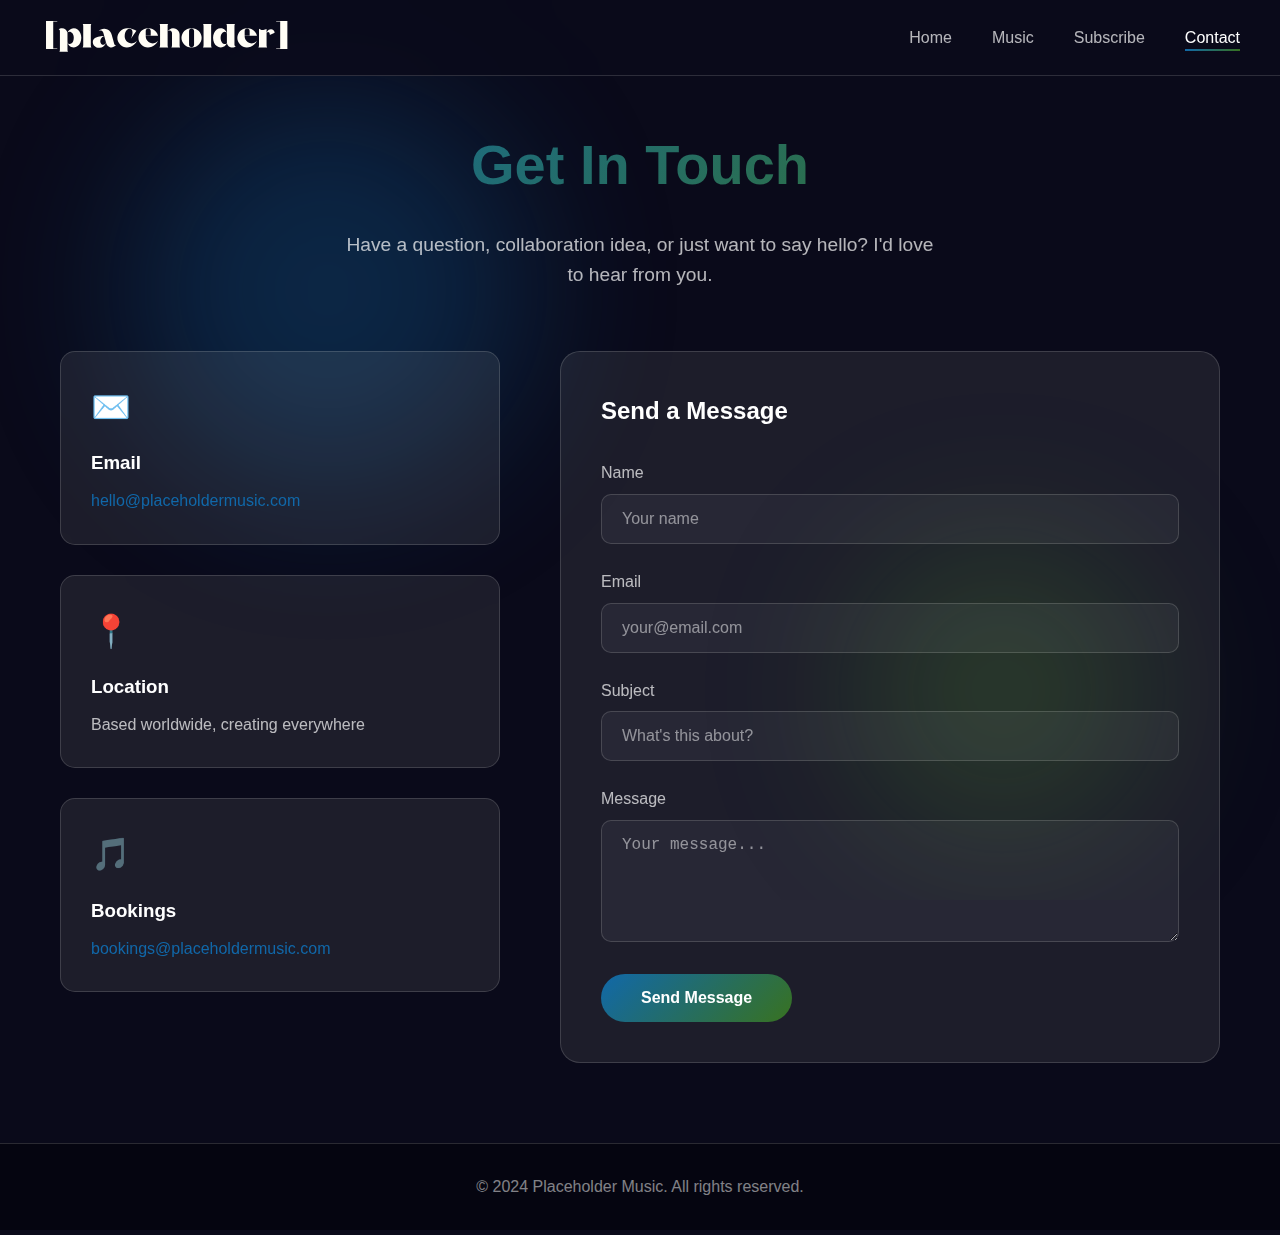
<file: contact.html>
<!DOCTYPE html>
<html lang="en">
<head>
    <meta charset="UTF-8">
    <meta name="viewport" content="width=device-width, initial-scale=1.0">
    <title>Contact - Placeholder Music</title>
    <link rel="stylesheet" href="styles.css">
</head>
<body>
    <nav class="navbar">
        <div class="nav-brand">
            <img src="assets/PlaceholderMuisc/2.svg" alt="Placeholder Music" class="hero-title">
        </div>
        <ul class="nav-links">
            <li><a href="index.html">Home</a></li>
            <li><a href="links.html">Music</a></li>
            <li><a href="subscribe.html">Subscribe</a></li>
            <li><a href="contact.html" class="active">Contact</a></li>
        </ul>
        <div class="hamburger">
            <span></span>
            <span></span>
            <span></span>
        </div>
    </nav>

    <main class="page-content">
        <div class="container">
            <h1 class="page-title">Get In Touch</h1>
            <p class="page-description">Have a question, collaboration idea, or just want to say hello? I'd love to hear from you.</p>
            
            <div class="contact-grid">
                <div class="contact-info">
                    <div class="contact-item">
                        <div class="contact-icon">✉️</div>
                        <h3>Email</h3>
                        <p><a href="mailto:hello@placeholdermusic.com">hello@placeholdermusic.com</a></p>
                    </div>
                    <div class="contact-item">
                        <div class="contact-icon">📍</div>
                        <h3>Location</h3>
                        <p>Based worldwide, creating everywhere</p>
                    </div>
                    <div class="contact-item">
                        <div class="contact-icon">🎵</div>
                        <h3>Bookings</h3>
                        <p><a href="mailto:bookings@placeholdermusic.com">bookings@placeholdermusic.com</a></p>
                    </div>
                </div>

                <div class="contact-form-section">
                    <h2>Send a Message</h2>
                    <form class="contact-form" id="contactForm">
                        <div class="form-group">
                            <label for="name">Name</label>
                            <input type="text" id="name" name="name" required placeholder="Your name">
                        </div>
                        <div class="form-group">
                            <label for="email">Email</label>
                            <input type="email" id="email" name="email" required placeholder="your@email.com">
                        </div>
                        <div class="form-group">
                            <label for="subject">Subject</label>
                            <input type="text" id="subject" name="subject" required placeholder="What's this about?">
                        </div>
                        <div class="form-group">
                            <label for="message">Message</label>
                            <textarea id="message" name="message" rows="5" required placeholder="Your message..."></textarea>
                        </div>
                        <button type="submit" class="btn btn-primary">Send Message</button>
                    </form>
                    <div id="formMessage" class="form-message"></div>
                </div>
            </div>
        </div>
    </main>

    <div class="floating-shapes">
        <div class="shape shape-1"></div>
        <div class="shape shape-2"></div>
    </div>

    <footer class="footer">
        <p>&copy; 2024 Placeholder Music. All rights reserved.</p>
    </footer>

    <script src="script.js"></script>
</body>
</html>
</file>
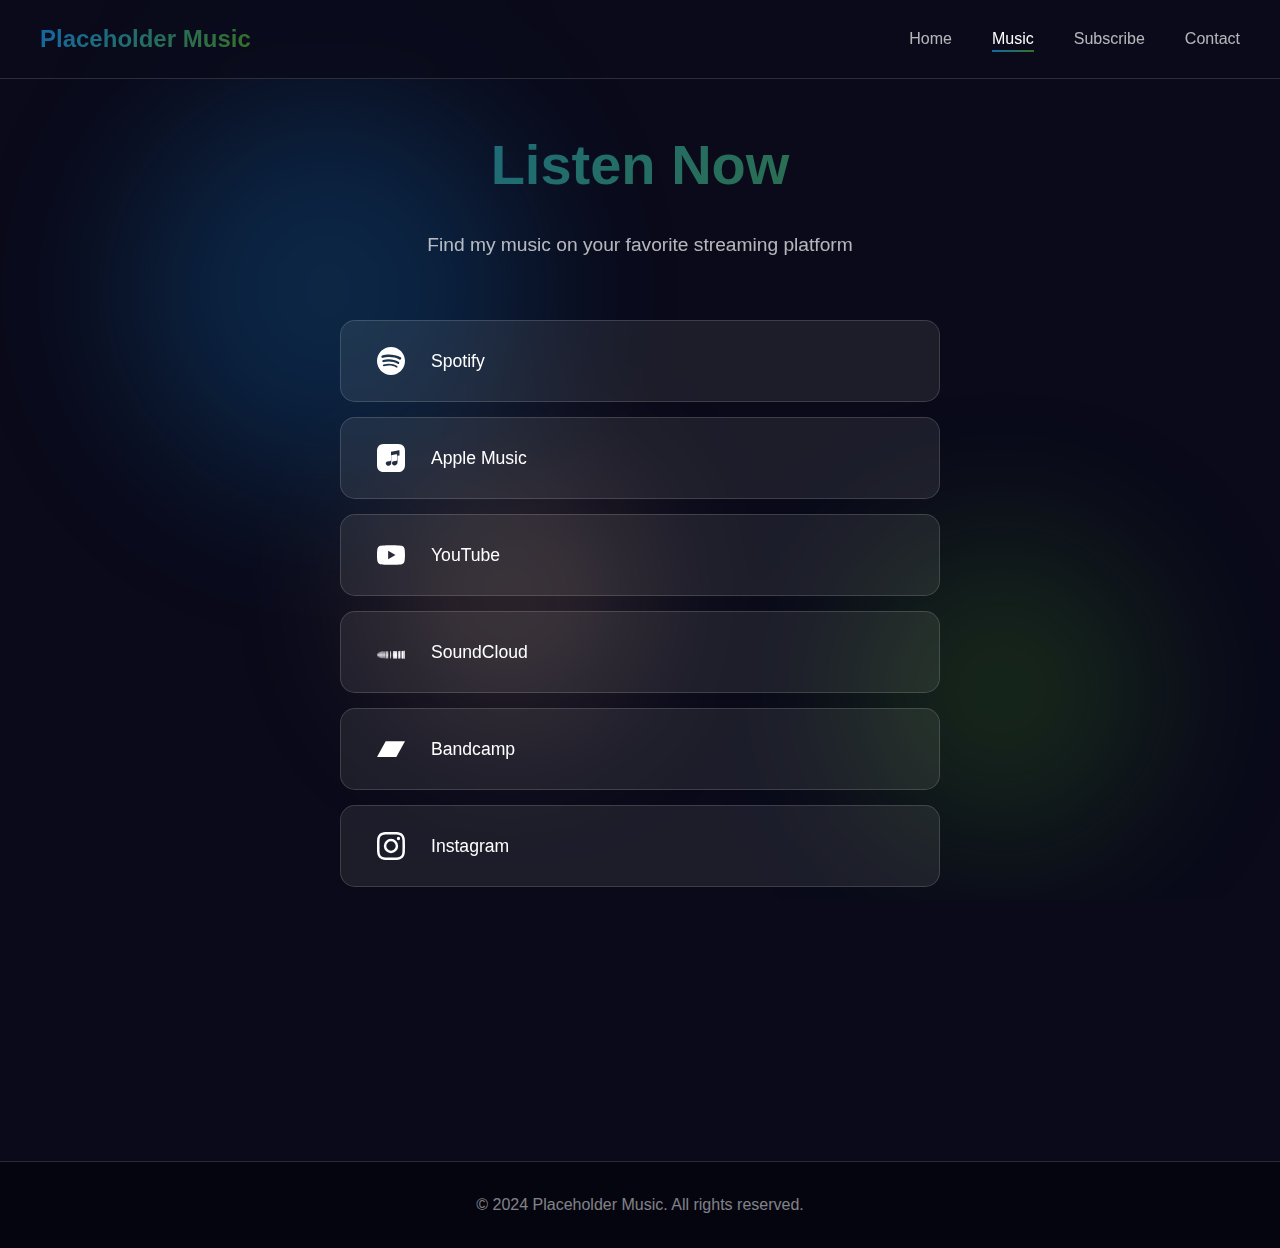
<file: links.html>
<!DOCTYPE html>
<html lang="en">
<head>
    <meta charset="UTF-8">
    <meta name="viewport" content="width=device-width, initial-scale=1.0">
    <title>Music Links - Placeholder Music</title>
    <link rel="stylesheet" href="styles.css">
</head>
<body>
    <nav class="navbar">
        <div class="nav-brand">Placeholder Music</div>
        <ul class="nav-links">
            <li><a href="index.html">Home</a></li>
            <li><a href="links.html" class="active">Music</a></li>
            <li><a href="subscribe.html">Subscribe</a></li>
            <li><a href="contact.html">Contact</a></li>
        </ul>
        <div class="hamburger">
            <span></span>
            <span></span>
            <span></span>
        </div>
    </nav>

    <main class="page-content links-page">
        <div class="container">
            <h1 class="page-title">Listen Now</h1>
            <p class="page-description">Find my music on your favorite streaming platform</p>

            <div class="links-container">
                <a href="#" class="music-link spotify" target="_blank" rel="noopener noreferrer">
                    <div class="link-icon">
                        <svg viewBox="0 0 24 24" fill="currentColor">
                            <path d="M12 0C5.4 0 0 5.4 0 12s5.4 12 12 12 12-5.4 12-12S18.66 0 12 0zm5.521 17.34c-.24.359-.66.48-1.021.24-2.82-1.74-6.36-2.101-10.561-1.141-.418.122-.779-.179-.899-.539-.12-.421.18-.78.54-.9 4.56-1.021 8.52-.6 11.64 1.32.42.18.479.659.301 1.02zm1.44-3.3c-.301.42-.841.6-1.262.3-3.239-1.98-8.159-2.58-11.939-1.38-.479.12-1.02-.12-1.14-.6-.12-.48.12-1.021.6-1.141C9.6 9.9 15 10.561 18.72 12.84c.361.181.54.78.241 1.2zm.12-3.36C15.24 8.4 8.82 8.16 5.16 9.301c-.6.179-1.2-.181-1.38-.721-.18-.601.18-1.2.72-1.381 4.26-1.26 11.28-1.02 15.721 1.621.539.3.719 1.02.419 1.56-.299.421-1.02.599-1.559.3z"/>
                        </svg>
                    </div>
                    <span>Spotify</span>
                </a>

                <a href="#" class="music-link apple-music" target="_blank" rel="noopener noreferrer">
                    <div class="link-icon">
                        <svg viewBox="0 0 24 24" fill="currentColor">
                            <path d="M23.994 6.124a9.23 9.23 0 00-.24-2.19c-.317-1.31-1.062-2.31-2.18-3.043a5.022 5.022 0 00-1.877-.726 10.496 10.496 0 00-1.564-.15c-.04-.003-.083-.01-.124-.013H5.986c-.152.01-.303.017-.455.026-.747.043-1.49.123-2.193.4-1.336.53-2.3 1.452-2.865 2.78-.192.448-.292.925-.363 1.408-.056.392-.088.785-.1 1.18 0 .032-.007.062-.01.093v12.223c.01.14.017.283.027.424.05.815.154 1.624.497 2.373.65 1.42 1.738 2.353 3.234 2.801.42.127.856.187 1.293.228.555.053 1.11.06 1.667.06h11.03a12.5 12.5 0 001.57-.1c.822-.106 1.596-.35 2.295-.81a5.046 5.046 0 001.88-2.207c.186-.42.293-.87.37-1.324.113-.675.138-1.358.137-2.04-.002-3.8 0-7.595-.003-11.393zm-6.423 3.99v5.712c0 .417-.058.827-.244 1.206-.29.59-.76.962-1.388 1.14-.35.1-.706.157-1.07.173-.95.042-1.8-.635-1.97-1.574-.14-.77.27-1.61 1.17-1.967.392-.156.81-.237 1.224-.3.46-.067.923-.122 1.378-.214.295-.06.5-.236.554-.54.014-.077.024-.156.024-.234V9.14a.48.48 0 00-.09-.28c-.067-.09-.17-.14-.288-.12-.167.03-.333.06-.5.09l-4.178.783v6.571c0 .424-.063.838-.253 1.226-.378.77-1.024 1.152-1.84 1.23-.47.04-.94-.01-1.37-.2-.63-.26-1.04-.73-1.15-1.42-.13-.84.32-1.63 1.18-1.97.4-.16.82-.24 1.25-.3.44-.06.89-.11 1.33-.2.37-.08.6-.3.64-.69.01-.05.01-.11.01-.17V7.38c0-.275.07-.51.29-.67.138-.1.3-.15.465-.18.523-.1 1.047-.19 1.57-.29l3.453-.65c.34-.064.68-.13 1.02-.19.178-.033.292.03.384.177a.8.8 0 01.1.418v3.95z"/>
                        </svg>
                    </div>
                    <span>Apple Music</span>
                </a>

                <a href="#" class="music-link youtube" target="_blank" rel="noopener noreferrer">
                    <div class="link-icon">
                        <svg viewBox="0 0 24 24" fill="currentColor">
                            <path d="M23.498 6.186a3.016 3.016 0 00-2.122-2.136C19.505 3.545 12 3.545 12 3.545s-7.505 0-9.377.505A3.017 3.017 0 00.502 6.186C0 8.07 0 12 0 12s0 3.93.502 5.814a3.016 3.016 0 002.122 2.136c1.871.505 9.376.505 9.376.505s7.505 0 9.377-.505a3.015 3.015 0 002.122-2.136C24 15.93 24 12 24 12s0-3.93-.502-5.814zM9.545 15.568V8.432L15.818 12l-6.273 3.568z"/>
                        </svg>
                    </div>
                    <span>YouTube</span>
                </a>

                <a href="#" class="music-link soundcloud" target="_blank" rel="noopener noreferrer">
                    <div class="link-icon">
                        <svg viewBox="0 0 24 24" fill="currentColor">
                            <path d="M1.175 12.225c-.051 0-.094.046-.101.1l-.233 2.154.233 2.105c.007.058.05.098.101.098.05 0 .09-.04.099-.098l.255-2.105-.27-2.154c-.009-.06-.049-.1-.1-.1m-.899.828c-.06 0-.091.037-.104.094L0 14.479l.165 1.308c.014.057.045.094.09.094s.089-.037.099-.094l.19-1.308-.19-1.334c-.01-.057-.044-.094-.09-.094m1.83-1.229c-.061 0-.12.045-.12.104l-.21 2.563.225 2.458c0 .06.045.104.106.104.061 0 .12-.044.12-.104l.24-2.458-.24-2.563c0-.06-.059-.104-.12-.104m.945-.089c-.075 0-.135.06-.15.135l-.193 2.64.21 2.544c.016.077.075.138.149.138.075 0 .135-.061.15-.138l.225-2.544-.225-2.64c-.015-.075-.075-.135-.15-.135m.93-.299c-.09 0-.164.075-.165.165l-.195 2.939.195 2.578c.001.09.075.164.165.164.089 0 .164-.074.179-.164l.21-2.578-.21-2.939c-.015-.09-.09-.165-.18-.165m.96-.06c-.104 0-.195.09-.195.195l-.18 3.014.18 2.593c0 .104.091.195.195.195.104 0 .194-.091.194-.195l.195-2.593-.195-3.014c0-.105-.09-.195-.194-.195m.959-.09c-.119 0-.21.091-.225.21l-.165 3.119.165 2.609c.015.119.106.21.225.21.119 0 .21-.091.225-.21l.18-2.609-.18-3.119c-.015-.119-.106-.21-.225-.21m.959-.029c-.134 0-.24.106-.24.239l-.15 3.164.15 2.609c0 .133.106.239.24.239.133 0 .239-.106.239-.239l.165-2.609-.165-3.164c0-.133-.106-.239-.239-.239m1.44.06c-.15 0-.27.12-.27.271v.01l-.135 3.104.135 2.623c0 .15.12.271.271.271.149 0 .27-.121.27-.271l.15-2.624-.15-3.104c0-.15-.121-.27-.271-.27v-.01m.93-.059c-.165 0-.3.134-.3.299l-.12 3.149.12 2.638c0 .165.135.3.3.3.164 0 .3-.135.3-.3l.12-2.638-.12-3.149c0-.165-.136-.3-.3-.3m2.489.03c-.164 0-.3.135-.3.3l-.12 3.118.12 2.639c0 .165.136.3.3.3.165 0 .3-.135.3-.3l.135-2.639-.12-3.118c0-.165-.135-.3-.3-.3m2.28-.179c-.18 0-.329.149-.329.329l-.105 3.299.105 2.639c0 .18.149.33.329.33.18 0 .33-.15.33-.33l.104-2.639-.104-3.299c0-.18-.15-.329-.33-.329m.93.09c-.195 0-.345.149-.36.344l-.09 3.194.09 2.639c.015.194.165.344.36.344.194 0 .345-.15.359-.344l.105-2.639-.105-3.194c-.014-.195-.165-.344-.359-.344m.944-.09c-.209 0-.375.165-.375.375l-.075 3.285.075 2.624c0 .21.166.375.375.375.211 0 .375-.165.375-.375l.09-2.624-.09-3.285c0-.21-.164-.375-.375-.375m.93.045c-.226 0-.405.18-.405.405l-.06 3.239.06 2.625c0 .225.18.404.405.404.225 0 .405-.18.405-.404l.075-2.625-.075-3.239c0-.225-.18-.405-.405-.405m1.875-.061c-.226 0-.42.181-.42.421l-.045 3.254.045 2.625c0 .24.194.42.42.42.226 0 .42-.18.42-.42l.06-2.625-.06-3.254c0-.24-.194-.421-.42-.421m.945-.089c-.241 0-.435.194-.435.449l-.044 3.3.044 2.609c0 .255.194.449.435.449.24 0 .435-.194.435-.449l.059-2.609-.059-3.3c0-.255-.195-.449-.435-.449m1.875-.135c-.255 0-.449.195-.45.45v.016l-.03 3.375.03 2.608c0 .255.195.45.45.45.254 0 .45-.195.45-.45l.045-2.608-.045-3.391c0-.255-.196-.45-.45-.45m.93.165c-.27 0-.48.21-.48.479l-.03 3.255.03 2.609c0 .27.21.48.48.48.27 0 .48-.21.48-.48l.045-2.609-.045-3.255c0-.27-.21-.479-.48-.479m1.41-.359c-.255 0-.479.209-.479.479l-.03 3.569.03 2.609c0 .27.224.48.479.48.256 0 .48-.21.48-.48l.044-2.624-.044-3.554c0-.27-.224-.479-.48-.479m.93.254c-.27 0-.495.226-.495.51l-.015 3.584.015 2.594c0 .284.225.51.495.51.271 0 .495-.226.495-.51l.03-2.594-.03-3.584c0-.284-.224-.51-.495-.51m.93-.239c-.284 0-.51.225-.51.524l-.015 3.599.015 2.594c0 .3.226.525.51.525.285 0 .51-.225.51-.525l.03-2.594-.03-3.599c0-.3-.225-.524-.51-.524m.93-.06c-.3 0-.54.239-.54.54l.015 3.614-.015 2.609c0 .301.24.54.54.54.3 0 .54-.239.54-.54l.03-2.609-.03-3.614c0-.301-.24-.54-.54-.54m.945-.074a.556.556 0 00-.555.555l.015 3.644-.015 2.609c0 .315.24.555.555.555.315 0 .555-.24.555-.555l.03-2.609-.03-3.644c0-.315-.24-.555-.555-.555"/>
                        </svg>
                    </div>
                    <span>SoundCloud</span>
                </a>

                <a href="#" class="music-link bandcamp" target="_blank" rel="noopener noreferrer">
                    <div class="link-icon">
                        <svg viewBox="0 0 24 24" fill="currentColor">
                            <path d="M0 18.75l7.437-13.5H24l-7.438 13.5H0z"/>
                        </svg>
                    </div>
                    <span>Bandcamp</span>
                </a>

                <a href="#" class="music-link instagram" target="_blank" rel="noopener noreferrer">
                    <div class="link-icon">
                        <svg viewBox="0 0 24 24" fill="currentColor">
                            <path d="M12 2.163c3.204 0 3.584.012 4.85.07 3.252.148 4.771 1.691 4.919 4.919.058 1.265.069 1.645.069 4.849 0 3.205-.012 3.584-.069 4.849-.149 3.225-1.664 4.771-4.919 4.919-1.266.058-1.644.07-4.85.07-3.204 0-3.584-.012-4.849-.07-3.26-.149-4.771-1.699-4.919-4.92-.058-1.265-.07-1.644-.07-4.849 0-3.204.013-3.583.07-4.849.149-3.227 1.664-4.771 4.919-4.919 1.266-.057 1.645-.069 4.849-.069zM12 0C8.741 0 8.333.014 7.053.072 2.695.272.273 2.69.073 7.052.014 8.333 0 8.741 0 12c0 3.259.014 3.668.072 4.948.2 4.358 2.618 6.78 6.98 6.98C8.333 23.986 8.741 24 12 24c3.259 0 3.668-.014 4.948-.072 4.354-.2 6.782-2.618 6.979-6.98.059-1.28.073-1.689.073-4.948 0-3.259-.014-3.667-.072-4.947-.196-4.354-2.617-6.78-6.979-6.98C15.668.014 15.259 0 12 0zm0 5.838a6.162 6.162 0 100 12.324 6.162 6.162 0 000-12.324zM12 16a4 4 0 110-8 4 4 0 010 8zm6.406-11.845a1.44 1.44 0 100 2.881 1.44 1.44 0 000-2.881z"/>
                        </svg>
                    </div>
                    <span>Instagram</span>
                </a>

                <a href="#" class="music-link twitter" target="_blank" rel="noopener noreferrer">
                    <div class="link-icon">
                        <svg viewBox="0 0 24 24" fill="currentColor">
                            <path d="M18.244 2.25h3.308l-7.227 8.26 8.502 11.24H16.17l-5.214-6.817L4.99 21.75H1.68l7.73-8.835L1.254 2.25H8.08l4.713 6.231zm-1.161 17.52h1.833L7.084 4.126H5.117z"/>
                        </svg>
                    </div>
                    <span>X (Twitter)</span>
                </a>

                <a href="#" class="music-link tiktok" target="_blank" rel="noopener noreferrer">
                    <div class="link-icon">
                        <svg viewBox="0 0 24 24" fill="currentColor">
                            <path d="M12.525.02c1.31-.02 2.61-.01 3.91-.02.08 1.53.63 3.09 1.75 4.17 1.12 1.11 2.7 1.62 4.24 1.79v4.03c-1.44-.05-2.89-.35-4.2-.97-.57-.26-1.1-.59-1.62-.93-.01 2.92.01 5.84-.02 8.75-.08 1.4-.54 2.79-1.35 3.94-1.31 1.92-3.58 3.17-5.91 3.21-1.43.08-2.86-.31-4.08-1.03-2.02-1.19-3.44-3.37-3.65-5.71-.02-.5-.03-1-.01-1.49.18-1.9 1.12-3.72 2.58-4.96 1.66-1.44 3.98-2.13 6.15-1.72.02 1.48-.04 2.96-.04 4.44-.99-.32-2.15-.23-3.02.37-.63.41-1.11 1.04-1.36 1.75-.21.51-.15 1.07-.14 1.61.24 1.64 1.82 3.02 3.5 2.87 1.12-.01 2.19-.66 2.77-1.61.19-.33.4-.67.41-1.06.1-1.79.06-3.57.07-5.36.01-4.03-.01-8.05.02-12.07z"/>
                        </svg>
                    </div>
                    <span>TikTok</span>
                </a>
            </div>
        </div>
    </main>

    <div class="floating-shapes">
        <div class="shape shape-1"></div>
        <div class="shape shape-2"></div>
        <div class="shape shape-3"></div>
    </div>

    <footer class="footer">
        <p>&copy; 2024 Placeholder Music. All rights reserved.</p>
    </footer>

    <script src="script.js"></script>
</body>
</html>
</file>
<file: styles.css>
/* Root Variables */
:root {
    --primary-color: #1168a9;
    --secondary-color: #387220;
    --accent-color: #997865;
    --brand-cream: #fffdf5;
    --brand-white: #ffffff;
    --dark-bg: #0a0a1a;
    --darker-bg: #050510;
    --card-bg: rgba(255, 253, 245, 0.08);
    --text-primary: #ffffff;
    --text-secondary: rgba(255, 255, 255, 0.7);
    --text-muted: rgba(255, 255, 255, 0.5);
    --border-color: rgba(255, 253, 245, 0.15);
    --gradient-1: linear-gradient(135deg, var(--primary-color), var(--secondary-color));
    --gradient-2: linear-gradient(135deg, var(--accent-color), var(--primary-color));
    --transition-fast: 0.2s ease;
    --transition-medium: 0.3s ease;
    --transition-slow: 0.5s ease;
}

/* Reset & Base Styles */
*, *::before, *::after {
    margin: 0;
    padding: 0;
    box-sizing: border-box;
}

html {
    scroll-behavior: smooth;
}

body {
    font-family: 'Segoe UI', Tahoma, Geneva, Verdana, sans-serif;
    background-color: var(--dark-bg);
    color: var(--text-primary);
    line-height: 1.6;
    overflow-x: hidden;
    min-height: 100vh;
}

a {
    color: var(--primary-color);
    text-decoration: none;
    transition: color var(--transition-fast);
}

a:hover {
    color: var(--secondary-color);
}

.container {
    max-width: 1200px;
    margin: 0 auto;
    padding: 0 20px;
}

/* Navigation */
.navbar {
    position: fixed;
    top: 0;
    left: 0;
    right: 0;
    z-index: 1000;
    padding: 20px 40px;
    display: flex;
    justify-content: space-between;
    align-items: center;
    background: rgba(10, 10, 26, 0.8);
    backdrop-filter: blur(20px);
    border-bottom: 1px solid var(--border-color);
    transition: all var(--transition-medium);
}

.navbar.scrolled {
    padding: 15px 40px;
    background: rgba(5, 5, 16, 0.95);
}

.nav-brand {
    font-size: 1.5rem;
    font-weight: 700;
    background: var(--gradient-1);
    -webkit-background-clip: text;
    -webkit-text-fill-color: transparent;
    background-clip: text;
}

.nav-links {
    display: flex;
    list-style: none;
    gap: 40px;
}

.nav-links a {
    color: var(--text-secondary);
    font-weight: 500;
    position: relative;
    padding: 5px 0;
}

.nav-links a::after {
    content: '';
    position: absolute;
    bottom: 0;
    left: 0;
    width: 0;
    height: 2px;
    background: var(--gradient-1);
    transition: width var(--transition-medium);
}

.nav-links a:hover,
.nav-links a.active {
    color: var(--text-primary);
}

.nav-links a.active::after {
    width: 100%;
}

.nav-links:hover a.active:not(:hover)::after {
    width: 0;
}

.nav-links a:hover::after {
    width: 100%;
}

.hamburger {
    display: none;
    flex-direction: column;
    cursor: pointer;
    gap: 6px;
}

.hamburger span {
    width: 25px;
    height: 2px;
    background: var(--text-primary);
    transition: all var(--transition-fast);
}

/* Hero Section */
.hero {
    min-height: 100vh;
    display: flex;
    align-items: center;
    justify-content: center;
    position: relative;
    padding: 100px 20px;
    overflow: hidden;
    background-image: url('assets/PlaceholderMuisc/1.svg');
    background-size: cover;
    background-position: center;
    background-repeat: no-repeat;
}

.hero-content {
    text-align: center;
    z-index: 2;
}

.hero-title {
    font-size: clamp(3rem, 10vw, 6rem);
    font-weight: 800;
    margin-bottom: 20px;
    background: var(--gradient-1);
    -webkit-background-clip: text;
    -webkit-text-fill-color: transparent;
    background-clip: text;
    animation: fadeInUp 1s ease;
}

img.hero-title {
    width: 100%;
    max-width: min(90vw, 800px);
    height: auto;
    display: block;
    margin: 0 auto;
    background: none;
    -webkit-background-clip: unset;
    -webkit-text-fill-color: unset;
    background-clip: unset;
    font-size: unset;
    font-weight: unset;
}

.hero-subtitle {
    font-size: clamp(1rem, 3vw, 1.5rem);
    color: var(--text-secondary);
    animation: fadeInUp 1s ease 0.2s both;
}

/* Floating Shapes */
.floating-shapes {
    position: fixed;
    top: 0;
    left: 0;
    width: 100%;
    height: 100%;
    pointer-events: none;
    z-index: 0;
    overflow: hidden;
}

.shape {
    position: absolute;
    border-radius: 50%;
    filter: blur(80px);
    opacity: 0.3;
    animation: float 20s infinite ease-in-out;
}

.shape-1 {
    width: 400px;
    height: 400px;
    background: var(--primary-color);
    top: 10%;
    left: 10%;
    animation-delay: 0s;
}

.shape-2 {
    width: 300px;
    height: 300px;
    background: var(--secondary-color);
    top: 60%;
    right: 10%;
    animation-delay: -5s;
}

.shape-3 {
    width: 250px;
    height: 250px;
    background: var(--accent-color);
    bottom: 20%;
    left: 30%;
    animation-delay: -10s;
}

@keyframes float {
    0%, 100% {
        transform: translateY(0) translateX(0) scale(1);
    }
    25% {
        transform: translateY(-30px) translateX(20px) scale(1.05);
    }
    50% {
        transform: translateY(-20px) translateX(-20px) scale(0.95);
    }
    75% {
        transform: translateY(20px) translateX(10px) scale(1.02);
    }
}

/* Bio Section */
.bio-section {
    padding: 100px 20px;
    position: relative;
    z-index: 2;
}

.section-title {
    font-size: 2.5rem;
    text-align: center;
    margin-bottom: 60px;
    background: var(--gradient-1);
    -webkit-background-clip: text;
    -webkit-text-fill-color: transparent;
    background-clip: text;
}

.bio-content {
    display: grid;
    grid-template-columns: 1fr 2fr;
    gap: 60px;
    align-items: center;
}

.bio-image {
    position: relative;
}

.image-placeholder {
    aspect-ratio: 1;
    background: var(--card-bg);
    border-radius: 20px;
    display: flex;
    align-items: center;
    justify-content: center;
    border: 1px solid var(--border-color);
    color: var(--text-muted);
    font-size: 1.2rem;
}

.bio-text {
    display: flex;
    flex-direction: column;
    gap: 20px;
}

.bio-text p {
    color: var(--text-secondary);
    font-size: 1.1rem;
    line-height: 1.8;
}

/* Page Content */
.page-content {
    min-height: 100vh;
    padding: 120px 20px 80px;
    position: relative;
    z-index: 2;
}

.page-title {
    font-size: clamp(2rem, 5vw, 3.5rem);
    text-align: center;
    margin-bottom: 20px;
    background: var(--gradient-1);
    -webkit-background-clip: text;
    -webkit-text-fill-color: transparent;
    background-clip: text;
}

.page-description {
    text-align: center;
    color: var(--text-secondary);
    font-size: 1.2rem;
    max-width: 600px;
    margin: 0 auto 60px;
}

/* Contact Page */
.contact-grid {
    display: grid;
    grid-template-columns: 1fr 1.5fr;
    gap: 60px;
    margin-top: 40px;
}

.contact-info {
    display: flex;
    flex-direction: column;
    gap: 30px;
}

.contact-item {
    background: var(--card-bg);
    padding: 30px;
    border-radius: 15px;
    border: 1px solid var(--border-color);
    transition: all var(--transition-medium);
}

.contact-item:hover {
    transform: translateY(-5px);
    border-color: var(--primary-color);
}

.contact-icon {
    font-size: 2rem;
    margin-bottom: 15px;
}

.contact-item h3 {
    margin-bottom: 10px;
    color: var(--text-primary);
}

.contact-item p {
    color: var(--text-secondary);
}

/* Forms */
.contact-form-section,
.subscribe-form-container {
    background: var(--card-bg);
    padding: 40px;
    border-radius: 20px;
    border: 1px solid var(--border-color);
}

.contact-form-section h2 {
    margin-bottom: 30px;
    font-size: 1.5rem;
}

.form-group {
    margin-bottom: 25px;
}

.form-group label {
    display: block;
    margin-bottom: 8px;
    color: var(--text-secondary);
    font-weight: 500;
}

.form-group input,
.form-group textarea {
    width: 100%;
    padding: 15px 20px;
    background: rgba(255, 255, 255, 0.05);
    border: 1px solid var(--border-color);
    border-radius: 10px;
    color: var(--text-primary);
    font-size: 1rem;
    transition: all var(--transition-fast);
}

.form-group input:focus,
.form-group textarea:focus {
    outline: none;
    border-color: var(--primary-color);
    box-shadow: 0 0 20px rgba(108, 99, 255, 0.2);
}

.form-group input::placeholder,
.form-group textarea::placeholder {
    color: var(--text-muted);
}

.checkbox-group {
    display: flex;
    align-items: flex-start;
    gap: 12px;
}

.checkbox-group input[type="checkbox"] {
    width: auto;
    margin-top: 3px;
    accent-color: var(--primary-color);
}

.checkbox-group label {
    margin-bottom: 0;
    font-size: 0.9rem;
}

/* Buttons */
.btn {
    display: inline-block;
    padding: 15px 40px;
    border: none;
    border-radius: 50px;
    font-size: 1rem;
    font-weight: 600;
    cursor: pointer;
    transition: all var(--transition-medium);
}

.btn-primary {
    background: var(--gradient-1);
    color: var(--text-primary);
}

.btn-primary:hover {
    transform: translateY(-3px);
    box-shadow: 0 10px 30px rgba(108, 99, 255, 0.4);
}

.btn-large {
    padding: 18px 50px;
    font-size: 1.1rem;
}

.form-message {
    margin-top: 20px;
    padding: 15px;
    border-radius: 10px;
    text-align: center;
    display: none;
}

.form-message.success {
    display: block;
    background: rgba(0, 255, 136, 0.1);
    border: 1px solid rgba(0, 255, 136, 0.3);
    color: #00ff88;
}

.form-message.error {
    display: block;
    background: rgba(255, 107, 107, 0.1);
    border: 1px solid rgba(255, 107, 107, 0.3);
    color: #ff6b6b;
}

/* Subscribe Page */
.subscribe-page .subscribe-hero {
    margin-bottom: 40px;
}

.subscribe-form-container {
    max-width: 500px;
    margin: 0 auto 60px;
}

.subscribe-form {
    display: flex;
    flex-direction: column;
}

.subscribe-benefits {
    margin-top: 80px;
}

.subscribe-benefits h2 {
    text-align: center;
    margin-bottom: 40px;
    font-size: 2rem;
}

.benefits-grid {
    display: grid;
    grid-template-columns: repeat(3, 1fr);
    gap: 30px;
}

.benefit-item {
    background: var(--card-bg);
    padding: 40px 30px;
    border-radius: 20px;
    text-align: center;
    border: 1px solid var(--border-color);
    transition: all var(--transition-medium);
}

.benefit-item:hover {
    transform: translateY(-10px);
    border-color: var(--primary-color);
}

.benefit-icon {
    font-size: 3rem;
    margin-bottom: 20px;
}

.benefit-item h3 {
    margin-bottom: 10px;
    font-size: 1.2rem;
}

.benefit-item p {
    color: var(--text-secondary);
    font-size: 0.95rem;
}

/* Links Page */
.links-page .links-container {
    max-width: 600px;
    margin: 0 auto;
    display: flex;
    flex-direction: column;
    gap: 15px;
}

.music-link {
    display: flex;
    align-items: center;
    gap: 20px;
    padding: 20px 30px;
    background: var(--card-bg);
    border: 1px solid var(--border-color);
    border-radius: 15px;
    color: var(--text-primary);
    font-size: 1.1rem;
    font-weight: 500;
    transition: all var(--transition-medium);
    position: relative;
    overflow: hidden;
}

.music-link::before {
    content: '';
    position: absolute;
    top: 0;
    left: 0;
    width: 100%;
    height: 100%;
    opacity: 0;
    transition: opacity var(--transition-medium);
}

.music-link:hover {
    transform: translateY(-3px) scale(1.02);
    color: var(--text-primary);
    border-color: transparent;
}

.music-link:hover::before {
    opacity: 0.1;
}

.link-icon {
    width: 40px;
    height: 40px;
    display: flex;
    align-items: center;
    justify-content: center;
    position: relative;
    z-index: 1;
}

.link-icon svg {
    width: 28px;
    height: 28px;
}

/* Platform Colors */
.spotify::before { background: #1DB954; }
.spotify:hover { border-color: #1DB954; }

.apple-music::before { background: #FA243C; }
.apple-music:hover { border-color: #FA243C; }

.youtube::before { background: #FF0000; }
.youtube:hover { border-color: #FF0000; }

.soundcloud::before { background: #FF5500; }
.soundcloud:hover { border-color: #FF5500; }

.bandcamp::before { background: #629AA9; }
.bandcamp:hover { border-color: #629AA9; }

.instagram::before { background: linear-gradient(45deg, #F58529, #DD2A7B, #8134AF); }
.instagram:hover { border-color: #DD2A7B; }

.twitter::before { background: #000000; }
.twitter:hover { border-color: #ffffff; }

.tiktok::before { background: #000000; }
.tiktok:hover { border-color: #ff0050; }

/* Footer */
.footer {
    padding: 30px;
    text-align: center;
    color: var(--text-muted);
    border-top: 1px solid var(--border-color);
    position: relative;
    z-index: 2;
    background: var(--darker-bg);
}

/* Animations */
@keyframes fadeInUp {
    from {
        opacity: 0;
        transform: translateY(30px);
    }
    to {
        opacity: 1;
        transform: translateY(0);
    }
}

.fade-in {
    animation: fadeInUp 0.6s ease;
}

/* Responsive Design */
@media (max-width: 992px) {
    .bio-content {
        grid-template-columns: 1fr;
        gap: 40px;
    }
    
    .bio-image {
        max-width: 300px;
        margin: 0 auto;
    }
    
    .contact-grid {
        grid-template-columns: 1fr;
    }
    
    .benefits-grid {
        grid-template-columns: repeat(2, 1fr);
    }
}

@media (max-width: 768px) {
    .navbar {
        padding: 15px 20px;
    }
    
    .nav-links {
        position: fixed;
        top: 70px;
        left: 0;
        right: 0;
        background: rgba(5, 5, 16, 0.98);
        flex-direction: column;
        align-items: center;
        padding: 30px;
        gap: 25px;
        transform: translateY(-150%);
        transition: transform var(--transition-medium);
    }
    
    .nav-links.active {
        transform: translateY(0);
    }
    
    .hamburger {
        display: flex;
    }
    
    .hamburger.active span:nth-child(1) {
        transform: rotate(45deg) translate(5px, 5px);
    }
    
    .hamburger.active span:nth-child(2) {
        opacity: 0;
    }
    
    .hamburger.active span:nth-child(3) {
        transform: rotate(-45deg) translate(7px, -7px);
    }
    
    .benefits-grid {
        grid-template-columns: 1fr;
    }
    
    .contact-form-section {
        padding: 30px 20px;
    }
}

/* Scrollbar Styling */
::-webkit-scrollbar {
    width: 10px;
}

::-webkit-scrollbar-track {
    background: var(--darker-bg);
}

::-webkit-scrollbar-thumb {
    background: var(--primary-color);
    border-radius: 5px;
}

::-webkit-scrollbar-thumb:hover {
    background: var(--secondary-color);
}

/* Brand SVG Integration */
.nav-logo {
    height: 40px;
    width: auto;
    margin-right: 10px;
    opacity: 0.9;
    transition: opacity var(--transition-fast);
}

.nav-brand {
    display: flex;
    align-items: center;
}

.nav-brand img.hero-title {
    height: 35px !important;
    width: auto !important;
    max-width: none !important;
    min-width: 0 !important;
    margin: 0 10px 0 0 !important;
    display: inline-block !important;
    vertical-align: middle !important;
    object-fit: contain !important;
}

.nav-brand:hover .nav-logo {
    opacity: 1;
}

/* Hero Pattern Overlays */
.hero-pattern {
    position: absolute;
    pointer-events: none;
    opacity: 0.15;
    z-index: 1;
    mix-blend-mode: overlay;
}

.hero-pattern img {
    width: 100%;
    height: 100%;
    object-fit: cover;
}

.hero-pattern-1 {
    top: 10%;
    right: 5%;
    width: 300px;
    height: 300px;
    animation: float 25s infinite ease-in-out;
    animation-delay: 0s;
}

.hero-pattern-2 {
    bottom: 15%;
    left: 8%;
    width: 250px;
    height: 250px;
    animation: float 30s infinite ease-in-out;
    animation-delay: -10s;
}

/* Bio Visual */
.bio-visual {
    width: 100%;
    height: 100%;
    object-fit: cover;
    border-radius: 20px;
    opacity: 0.9;
    transition: opacity var(--transition-medium);
}

.image-placeholder:hover .bio-visual {
    opacity: 1;
}

.image-placeholder {
    background: transparent;
    border: 2px solid var(--border-color);
    overflow: hidden;
}

/* Footer Pattern */
.footer-pattern {
    position: absolute;
    top: 0;
    left: 0;
    width: 100%;
    height: 100%;
    opacity: 0.1;
    pointer-events: none;
    overflow: hidden;
}

.footer-pattern img {
    width: 100%;
    height: 100%;
    object-fit: cover;
    transform: scale(1.2);
}

/* Enhanced Card Styling with Brand Aesthetic */
.benefit-item,
.contact-item,
.music-link {
    background: var(--card-bg);
    backdrop-filter: blur(10px);
    position: relative;
    overflow: hidden;
}

.benefit-item::before,
.contact-item::before {
    content: '';
    position: absolute;
    top: 0;
    left: 0;
    width: 100%;
    height: 100%;
    background: linear-gradient(135deg, rgba(255, 253, 245, 0.05), transparent);
    opacity: 0;
    transition: opacity var(--transition-medium);
}

.benefit-item:hover::before,
.contact-item:hover::before {
    opacity: 1;
}

/* Button Enhancements */
.btn-primary {
    background: var(--gradient-1);
    position: relative;
    overflow: hidden;
}

.btn-primary::after {
    content: '';
    position: absolute;
    top: 50%;
    left: 50%;
    width: 0;
    height: 0;
    border-radius: 50%;
    background: rgba(255, 253, 245, 0.2);
    transform: translate(-50%, -50%);
    transition: width 0.6s, height 0.6s;
}

.btn-primary:hover::after {
    width: 300px;
    height: 300px;
}

/* Responsive adjustments for SVGs */
@media (max-width: 768px) {
    .hero-pattern-1,
    .hero-pattern-2 {
        width: 150px;
        height: 150px;
        opacity: 0.1;
    }
    
    .nav-logo {
        height: 30px;
    }
    
    .nav-brand img.hero-title {
        height: 28px !important;
    }
}
</file>
